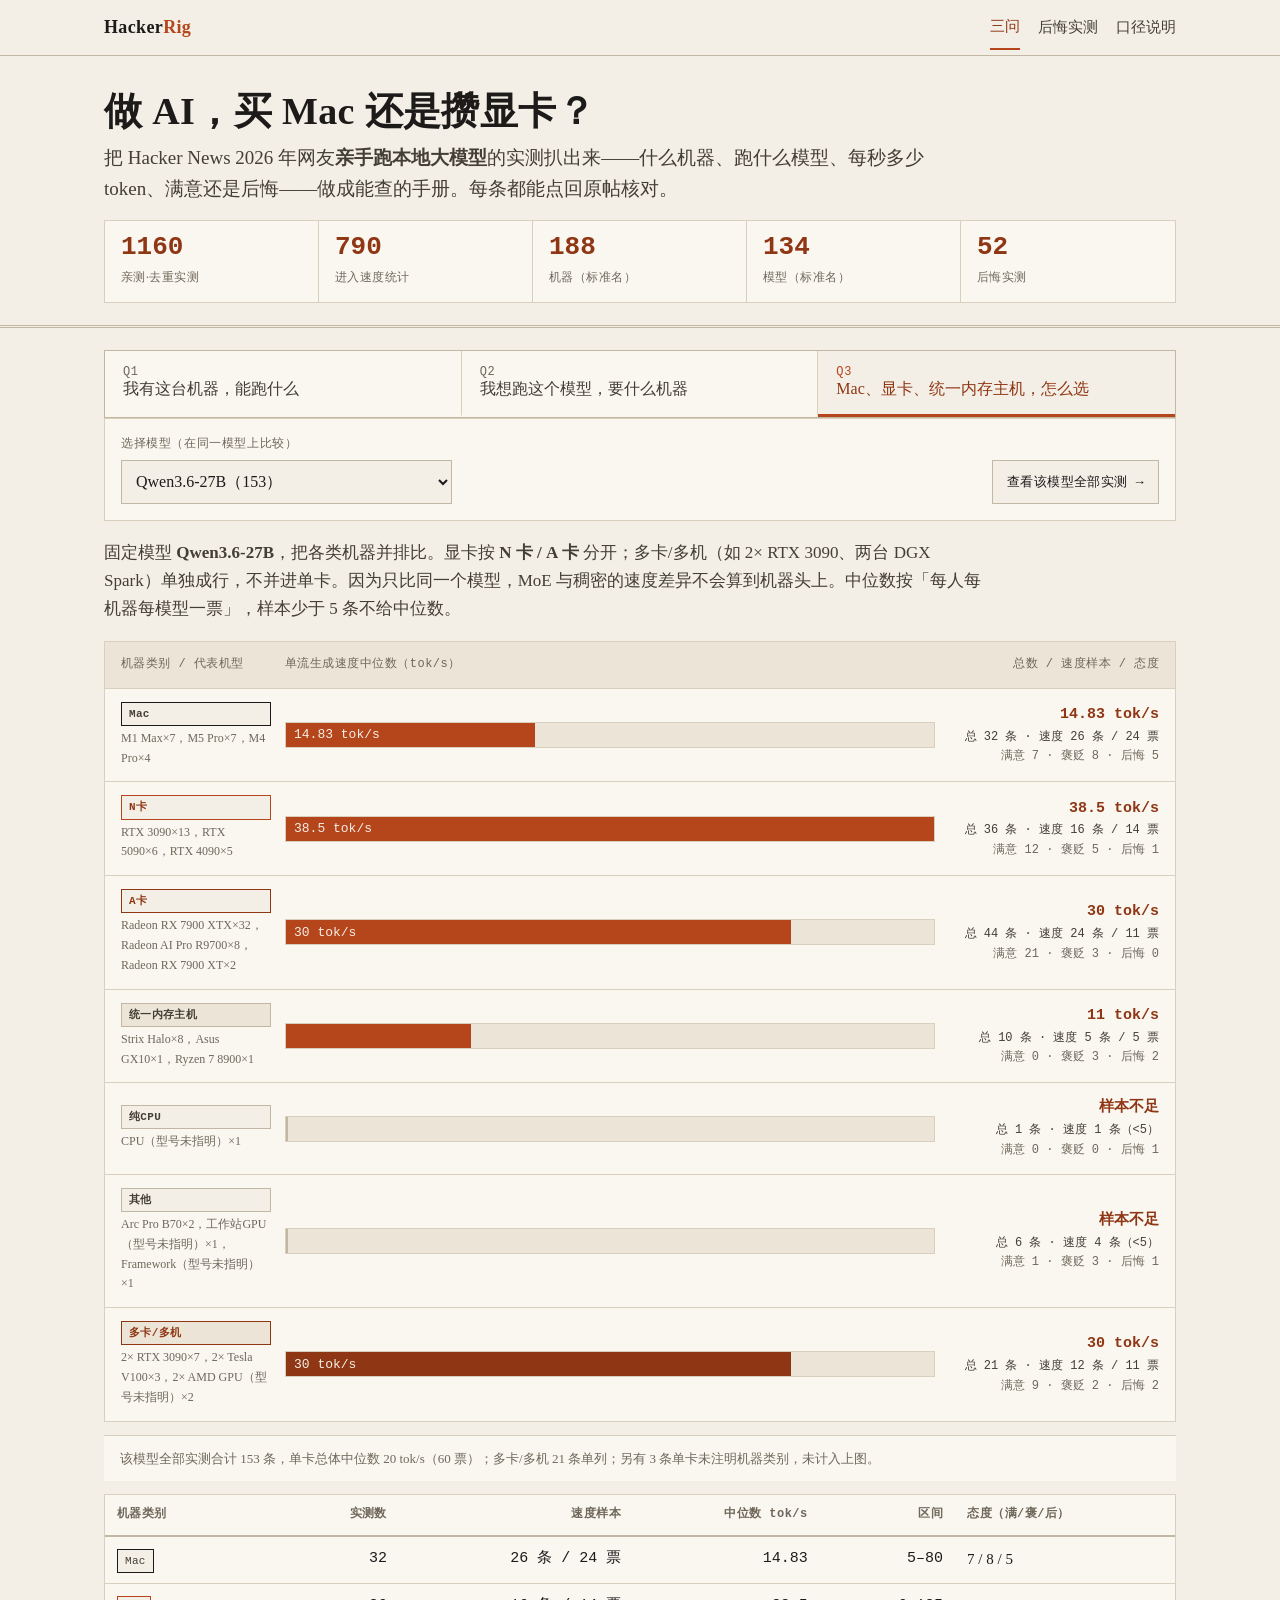
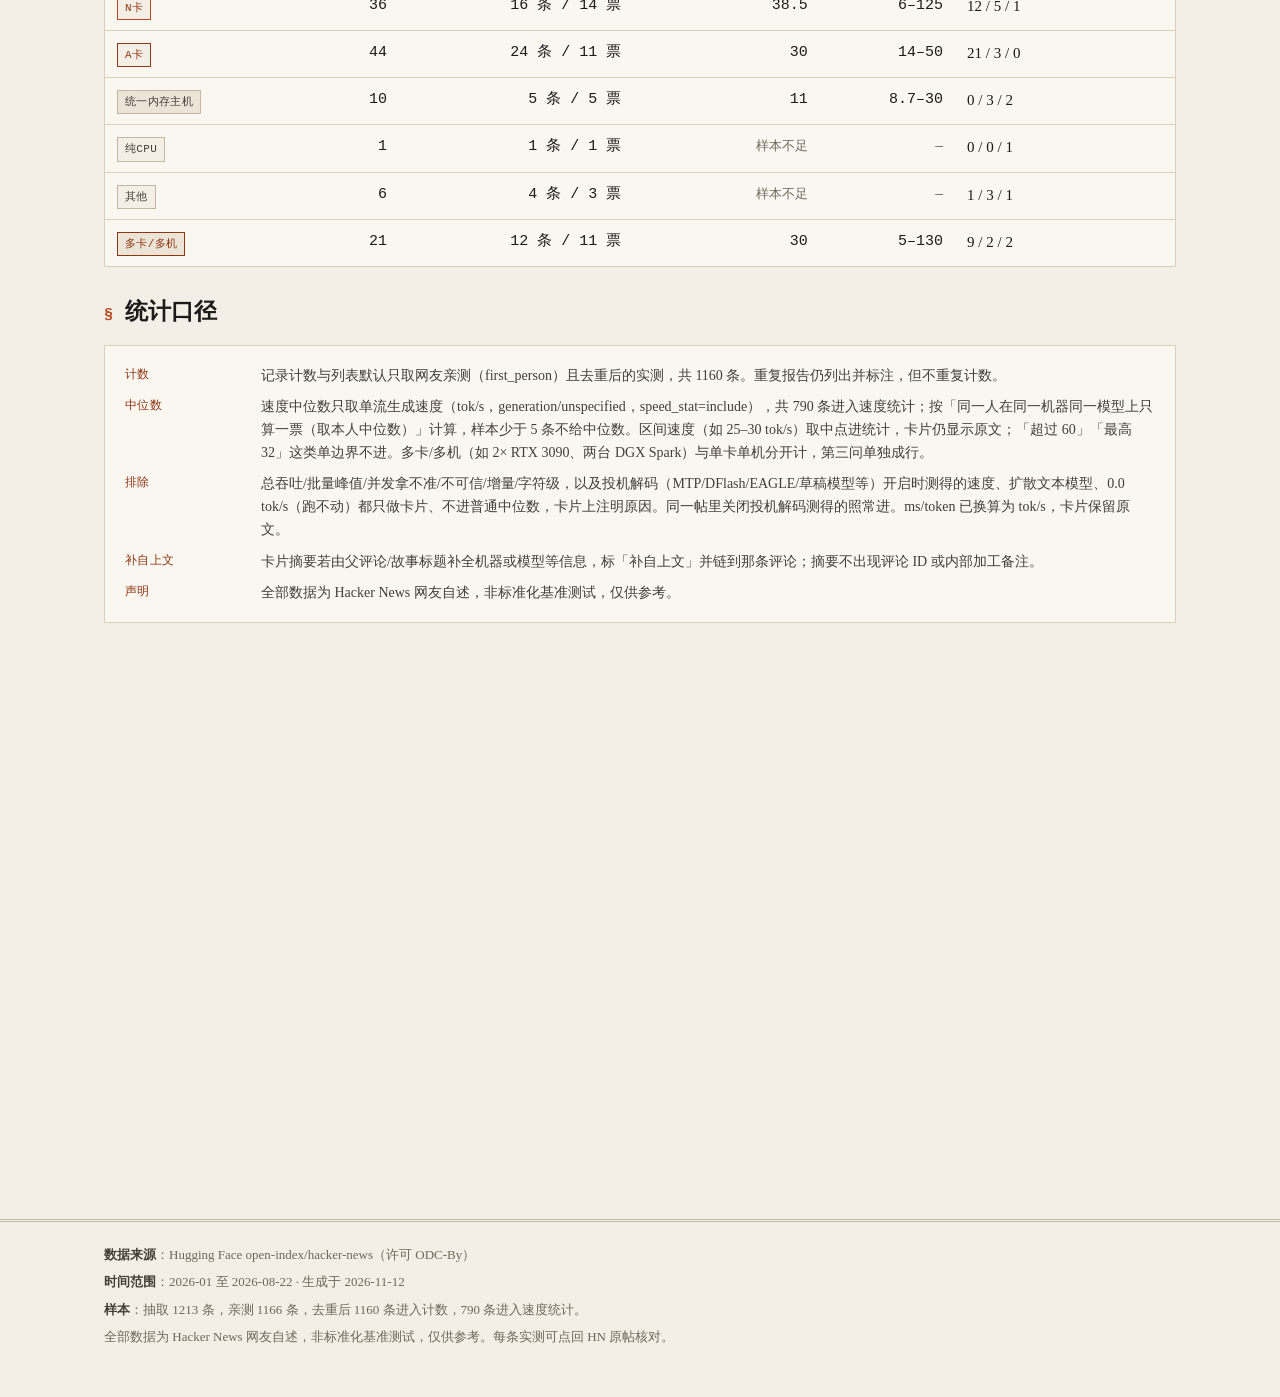
<file: index.html>
<!doctype html>
<html lang="zh-CN">
<head>
  <meta charset="utf-8">
  <meta name="viewport" content="width=device-width, initial-scale=1">
  <title>HackerRig · 做 AI 买 Mac 还是攒显卡</title>
  <meta name="description" content="从 Hacker News 2026 年评论里扒出的本地大模型亲测：什么机器、跑什么模型、每秒多少 token、满意还是后悔。">
  <link rel="stylesheet" href="style.css">
</head>
<body data-page="index">
  <nav class="nav">
    <div class="wrap">
      <a class="brand" href="index.html">Hacker<span class="mark">Rig</span></a>
      <div class="nav-links">
        <a href="index.html" class="active">三问</a>
        <a href="regret.html">后悔实测</a>
        <a href="#basis">口径说明</a>
      </div>
    </div>
  </nav>

  <header class="masthead">
    <div class="wrap">
      <h1>做 AI，买 Mac 还是攒显卡？</h1>
      <p class="thesis">把 Hacker News 2026 年网友<strong>亲手跑本地大模型</strong>的实测扒出来——什么机器、跑什么模型、每秒多少 token、满意还是后悔——做成能查的手册。每条都能点回原帖核对。</p>
      <div class="kpis" id="kpis"></div>
    </div>
  </header>

  <main class="wrap">
    <div class="tabs" role="tablist">
      <button class="tab" data-view="machine" role="tab"><span class="q">Q1</span>我有这台机器，能跑什么</button>
      <button class="tab" data-view="model" role="tab"><span class="q">Q2</span>我想跑这个模型，要什么机器</button>
      <button class="tab" data-view="compare" role="tab"><span class="q">Q3</span>Mac、显卡、统一内存主机，怎么选</button>
    </div>
    <div id="view-root"></div>
    <div id="basis-mount"></div>
  </main>

  <div id="footer"></div>

  <script src="data.js"></script>
  <script src="app.js"></script>
</body>
</html>
</file>
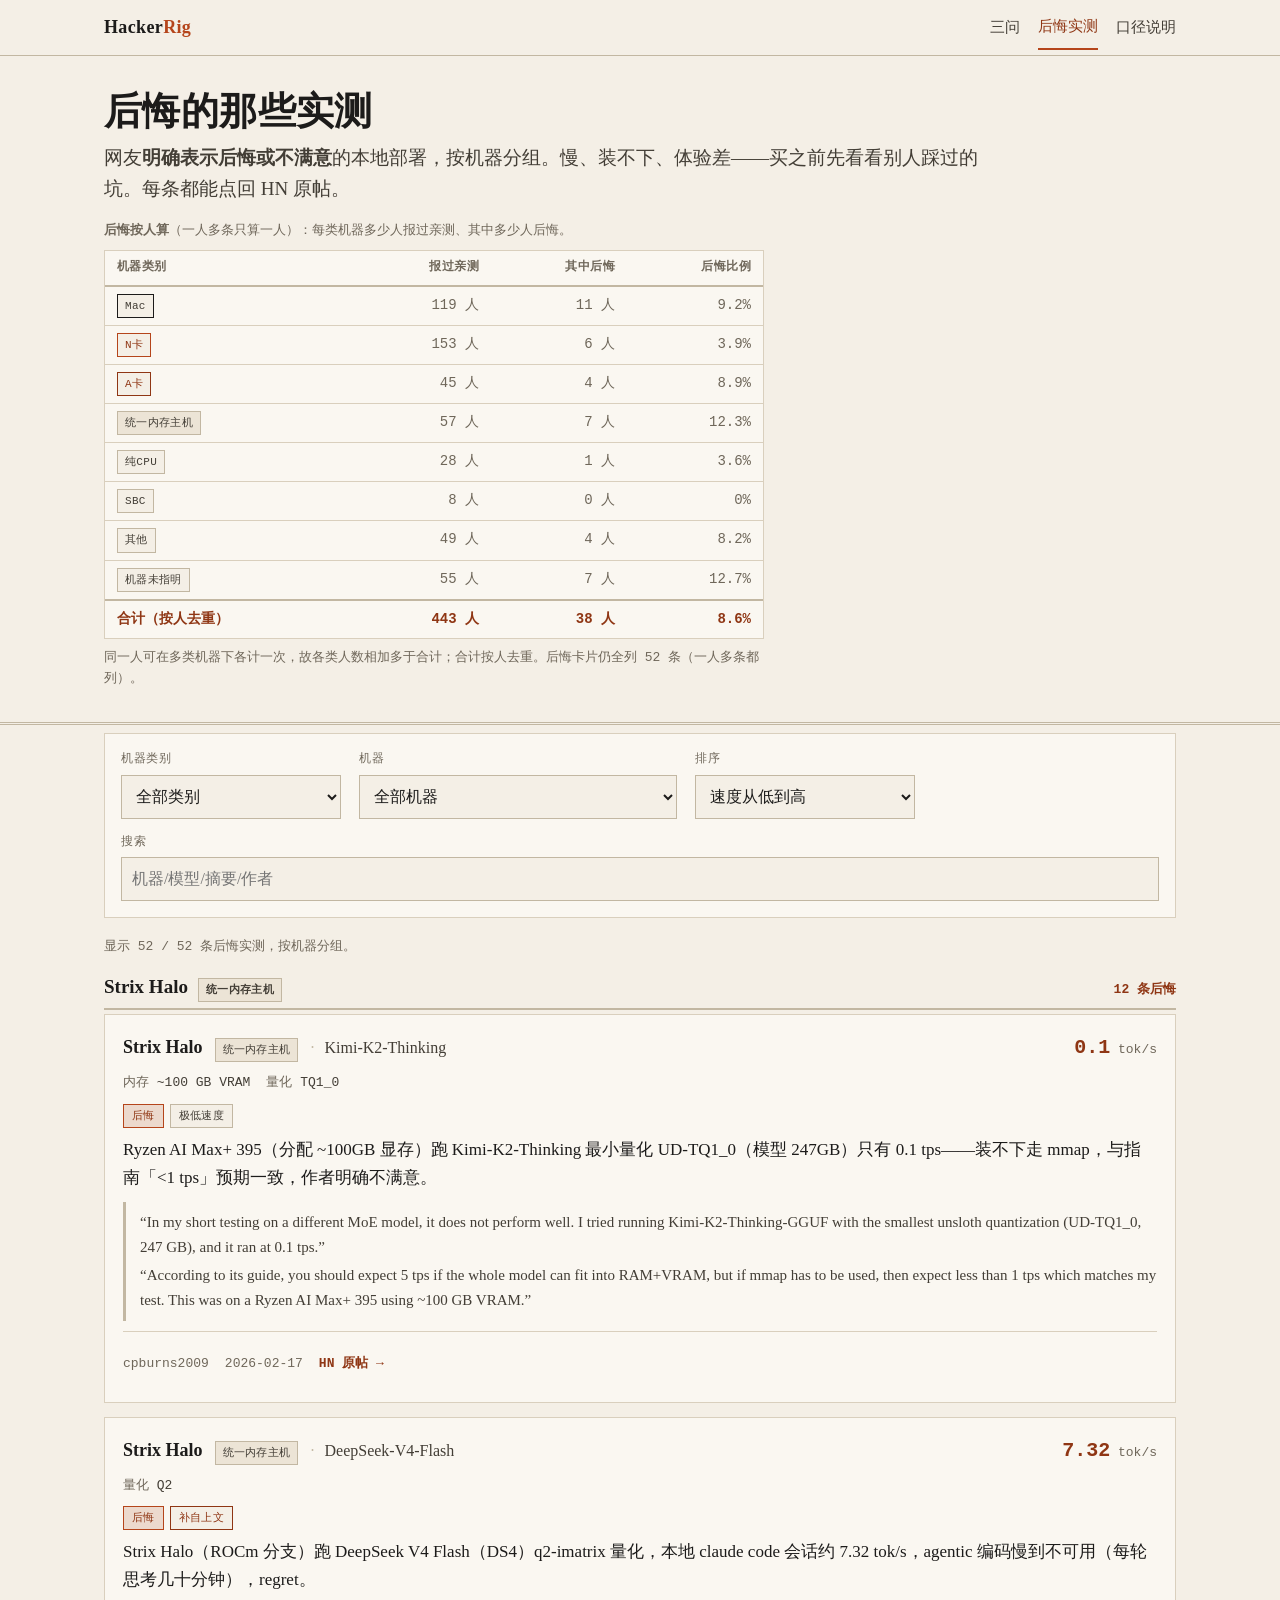
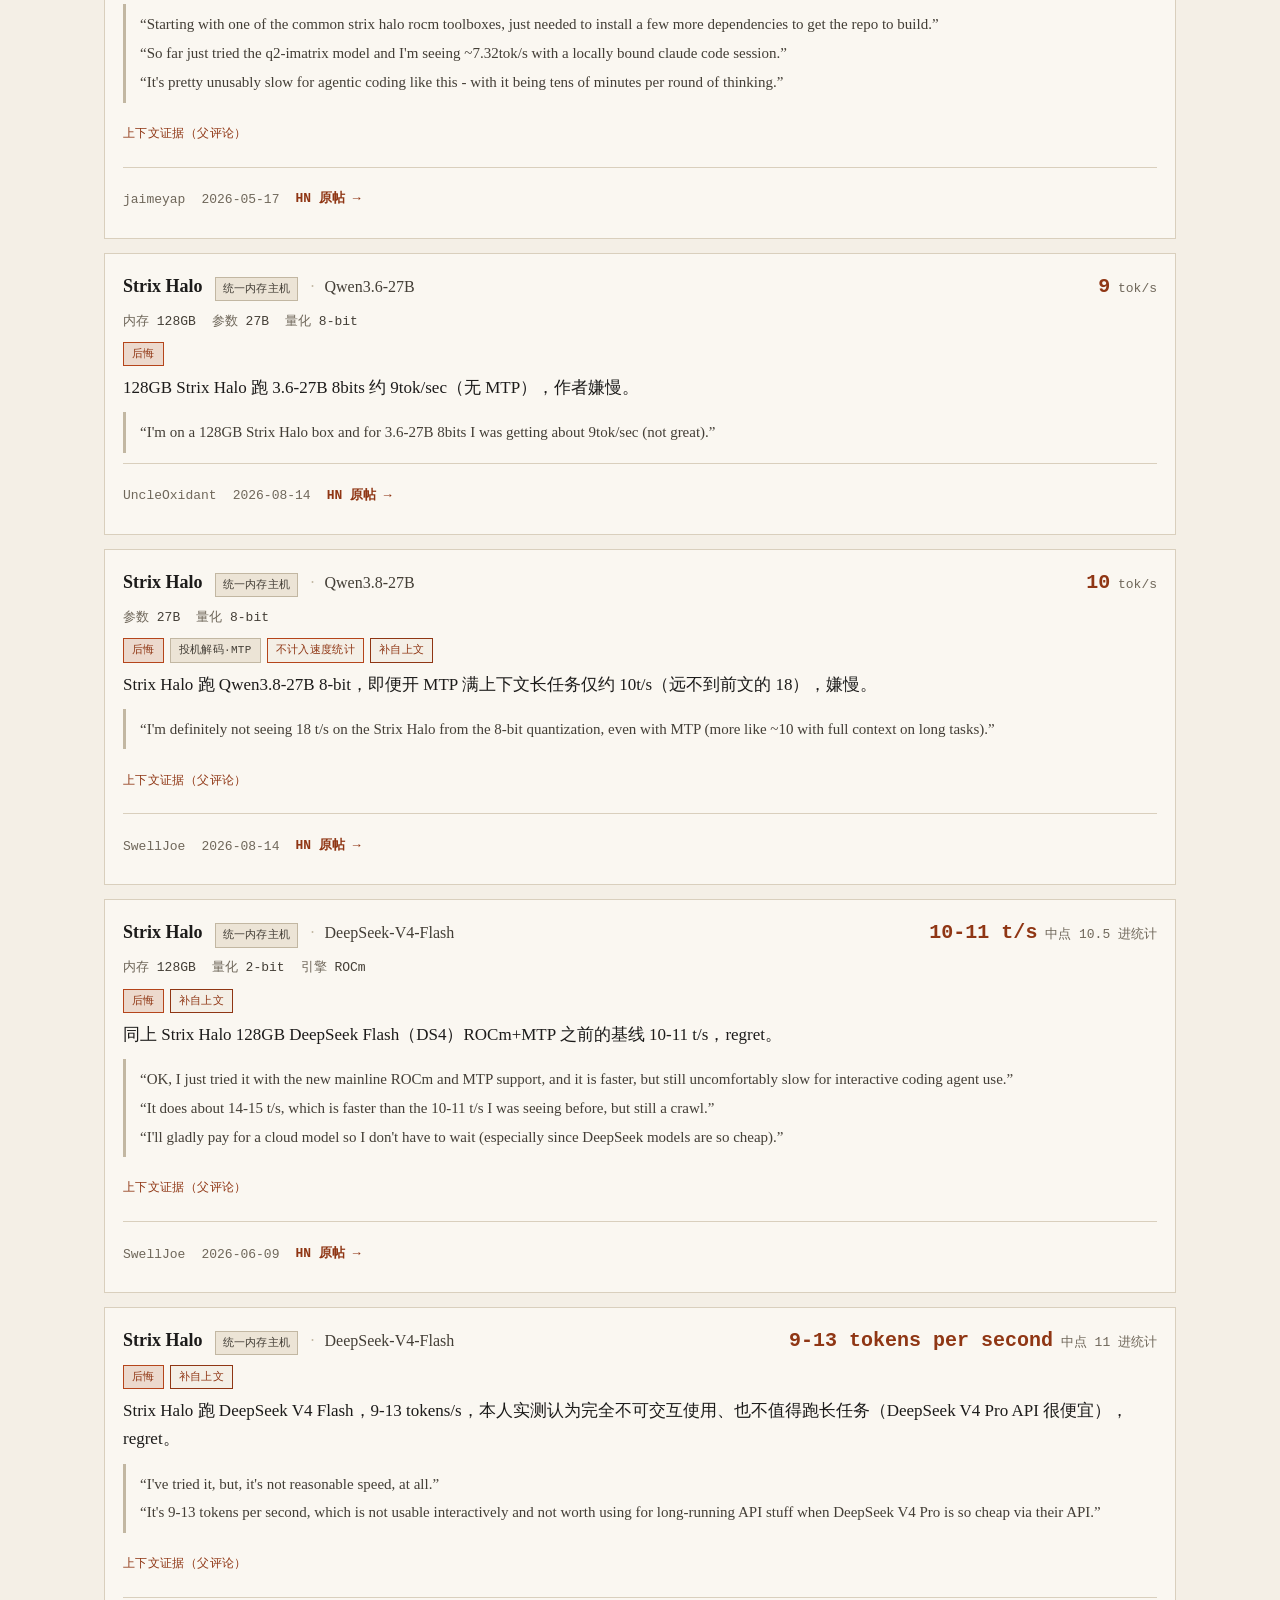
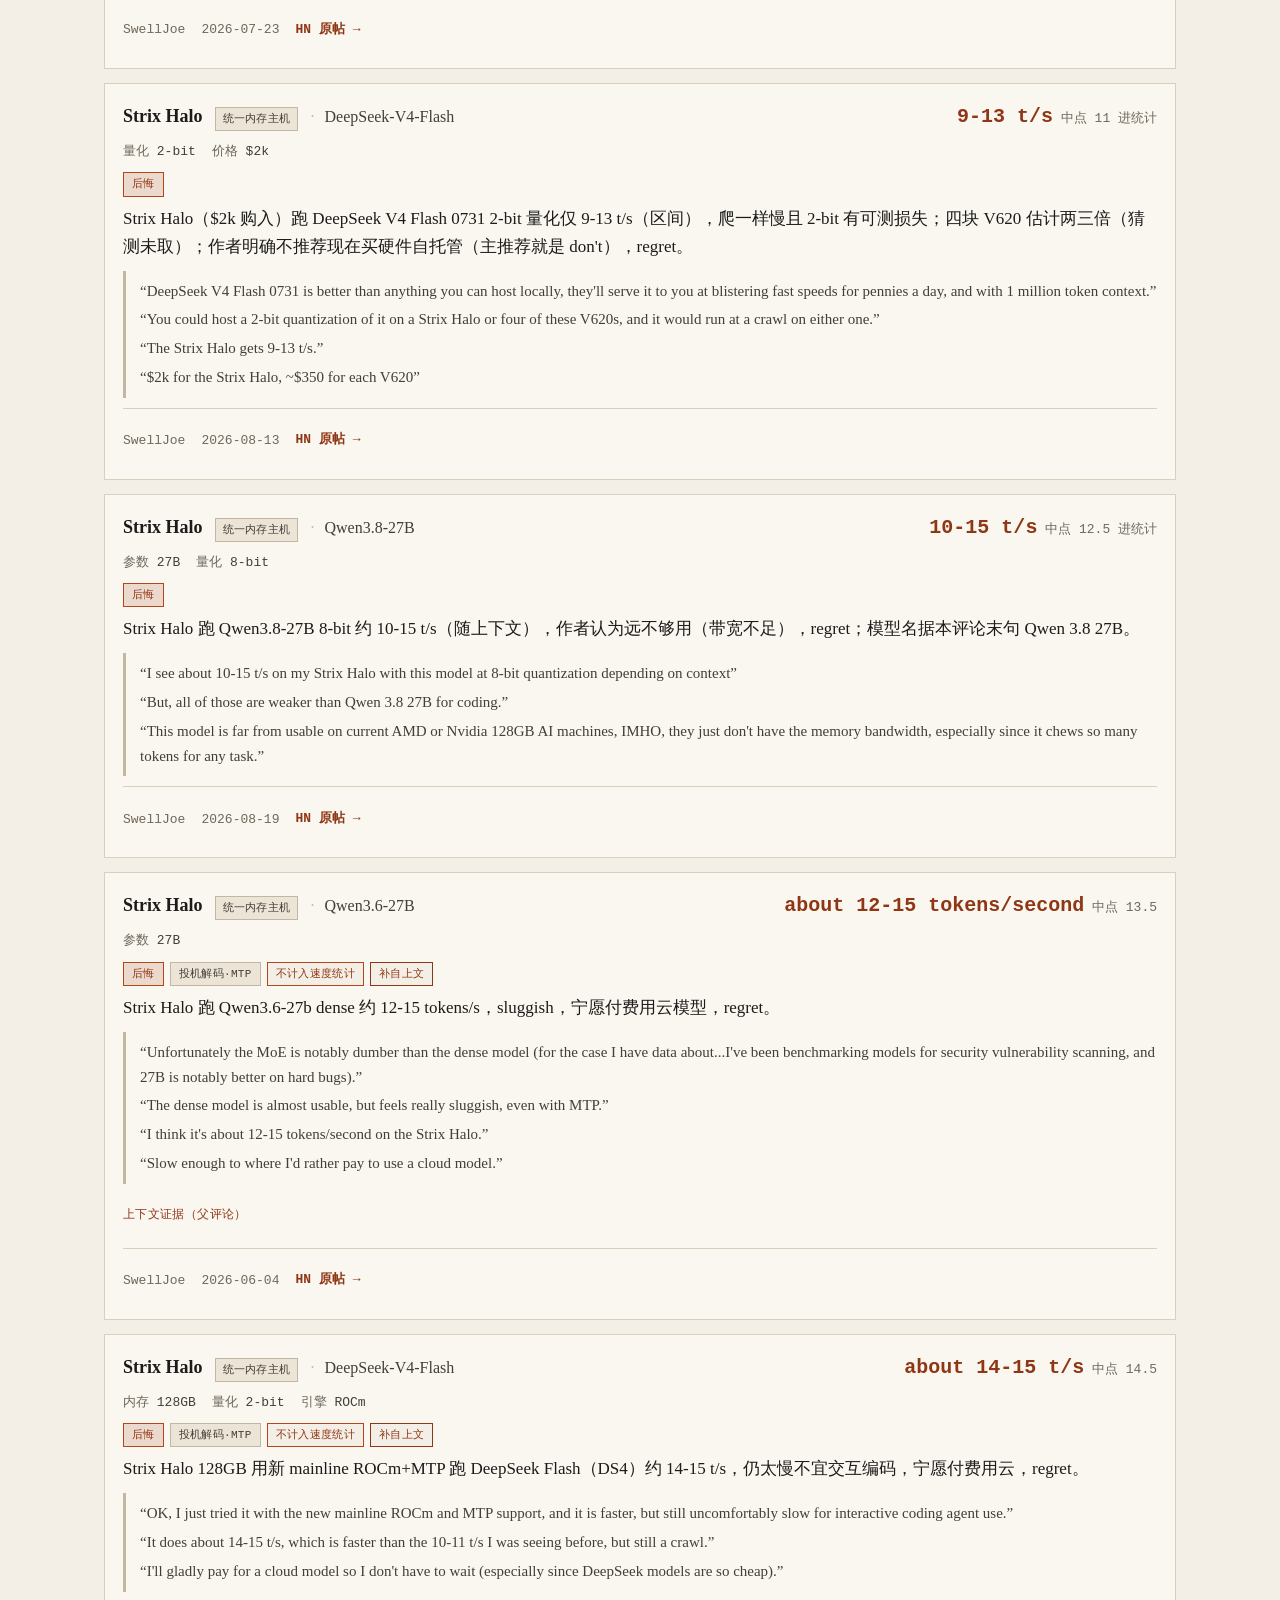
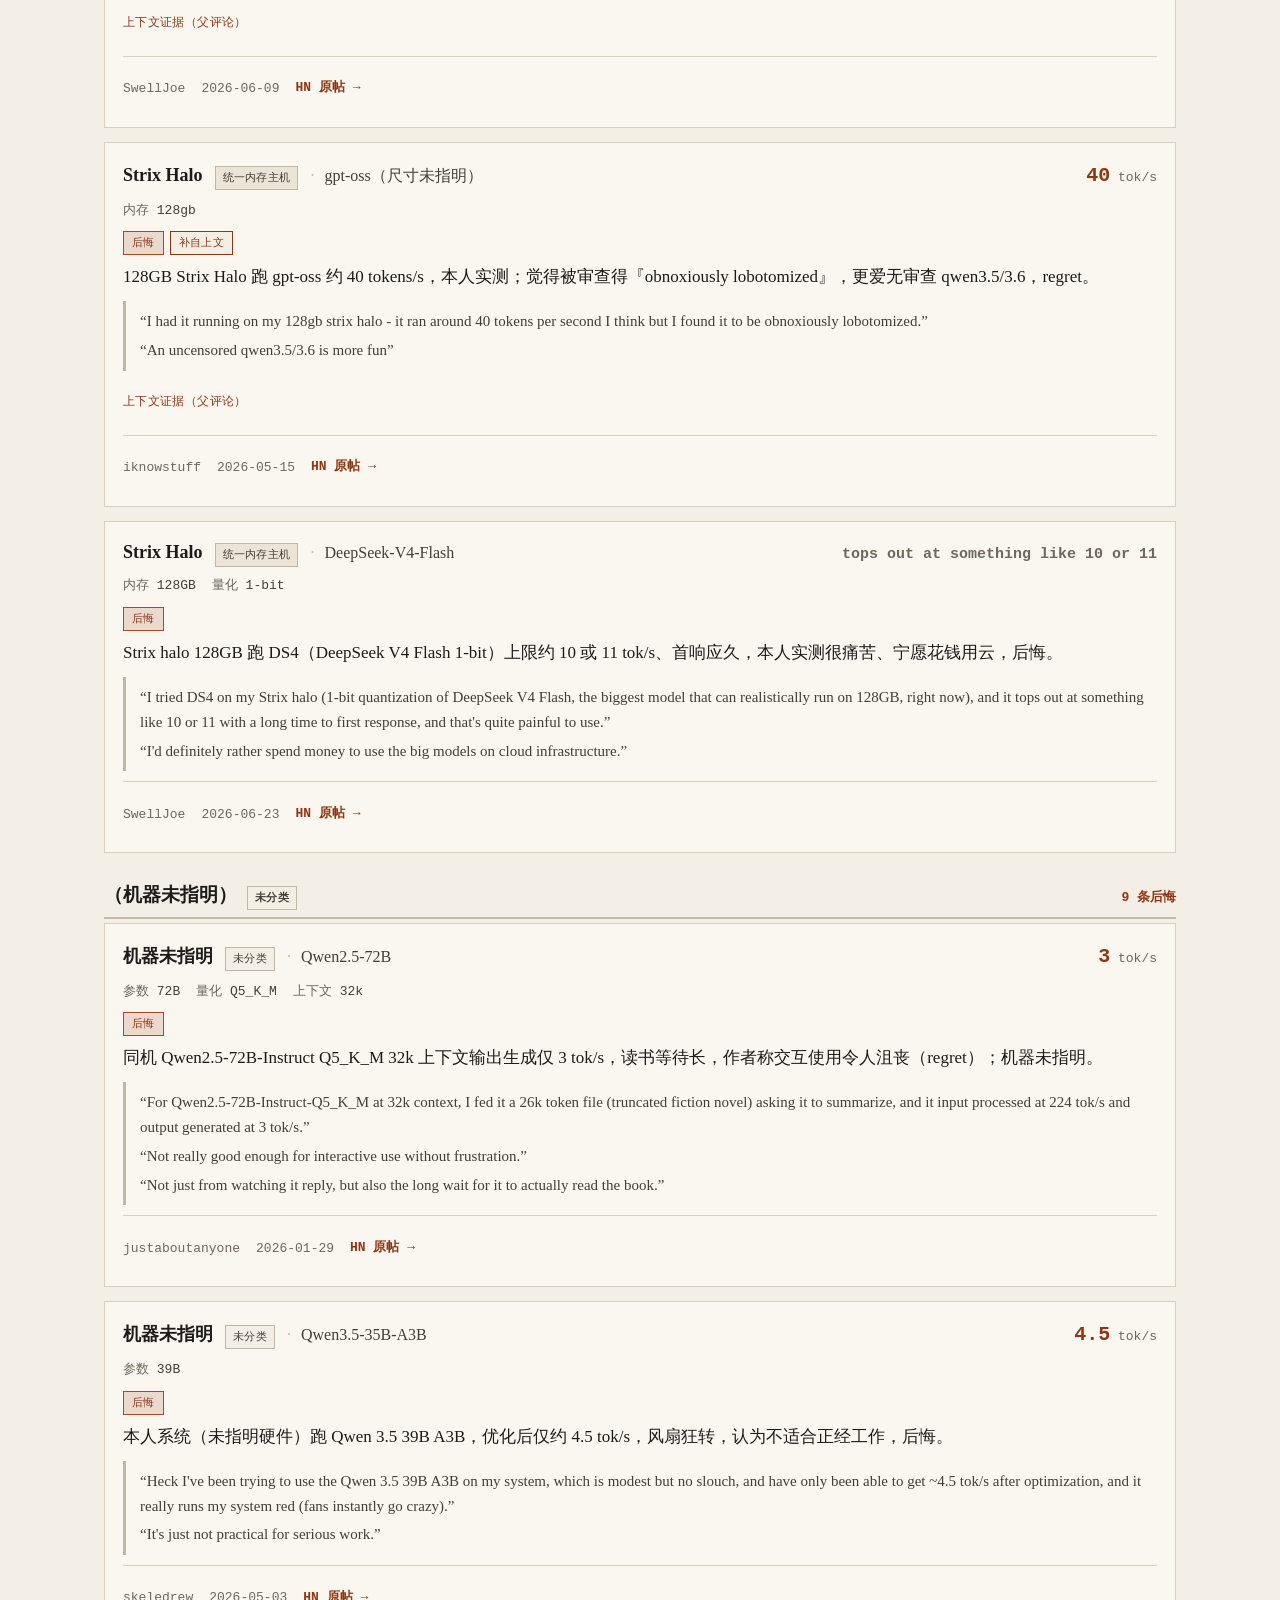
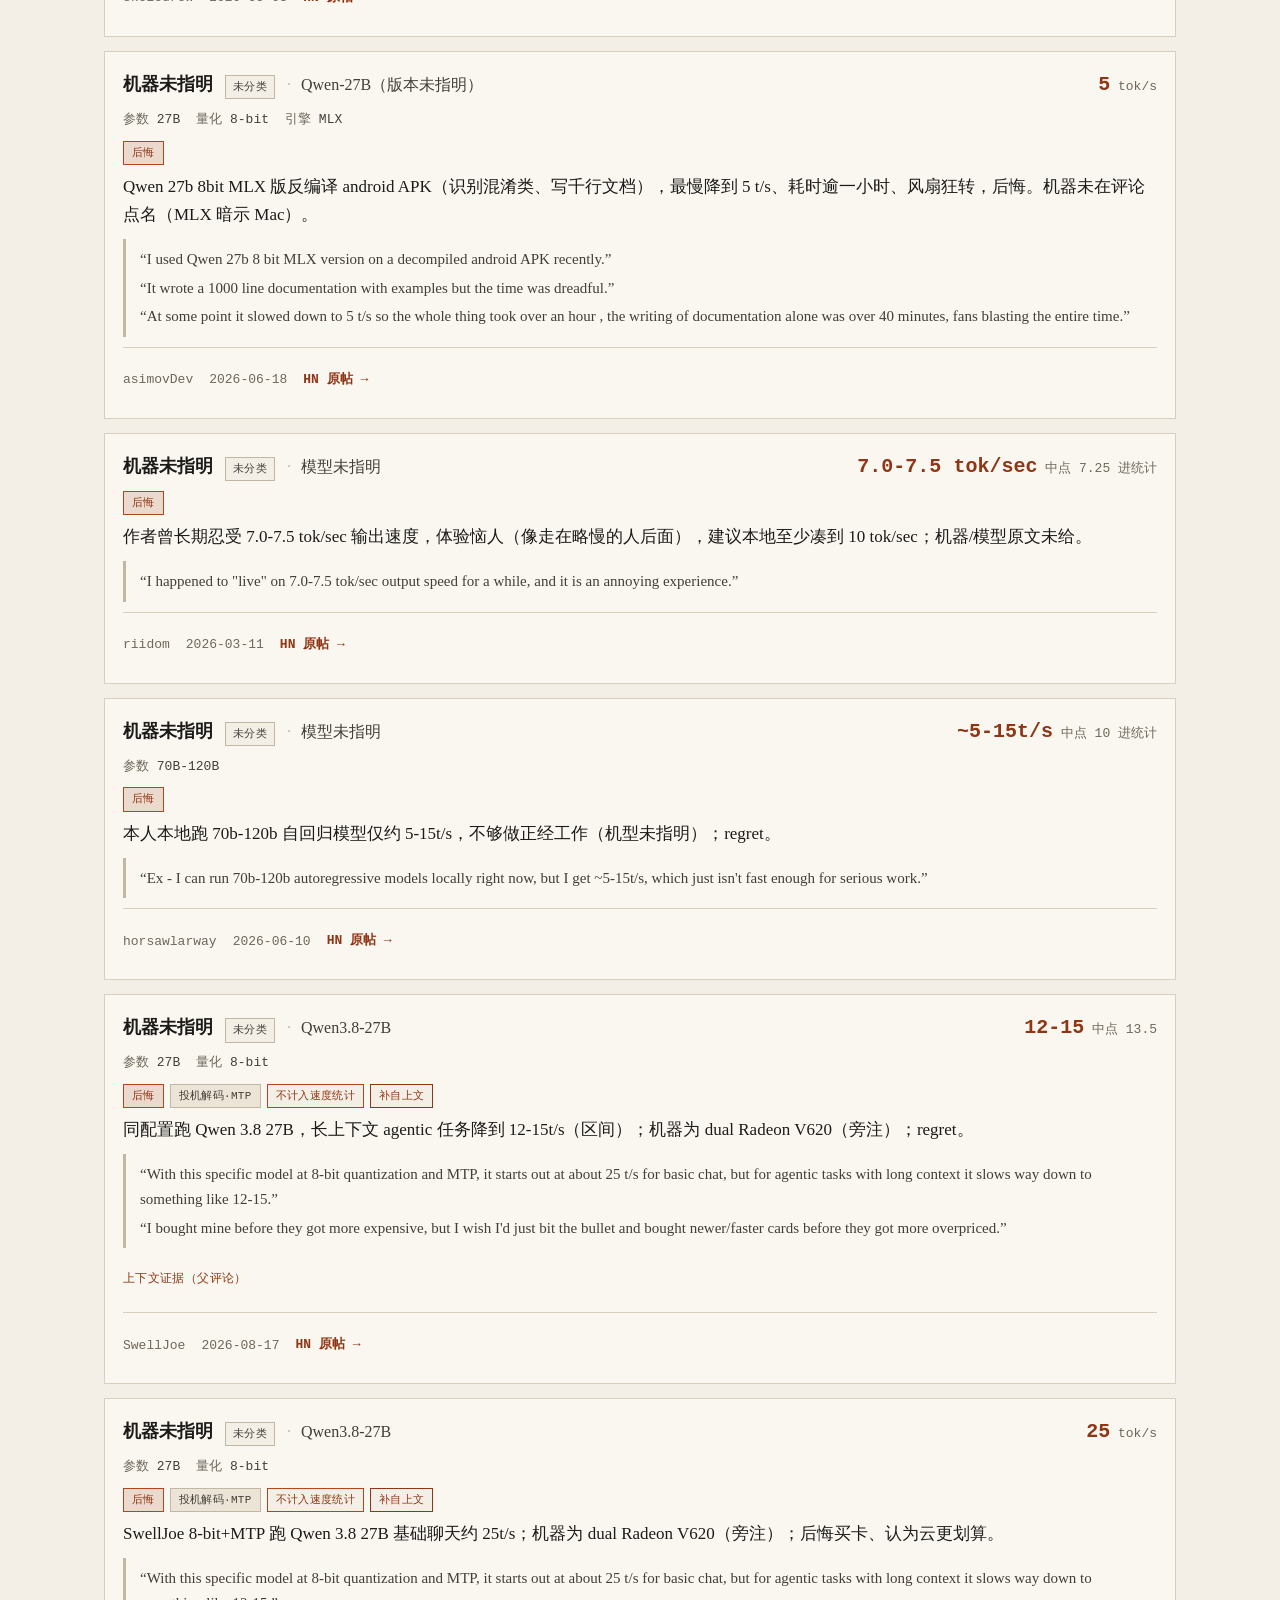
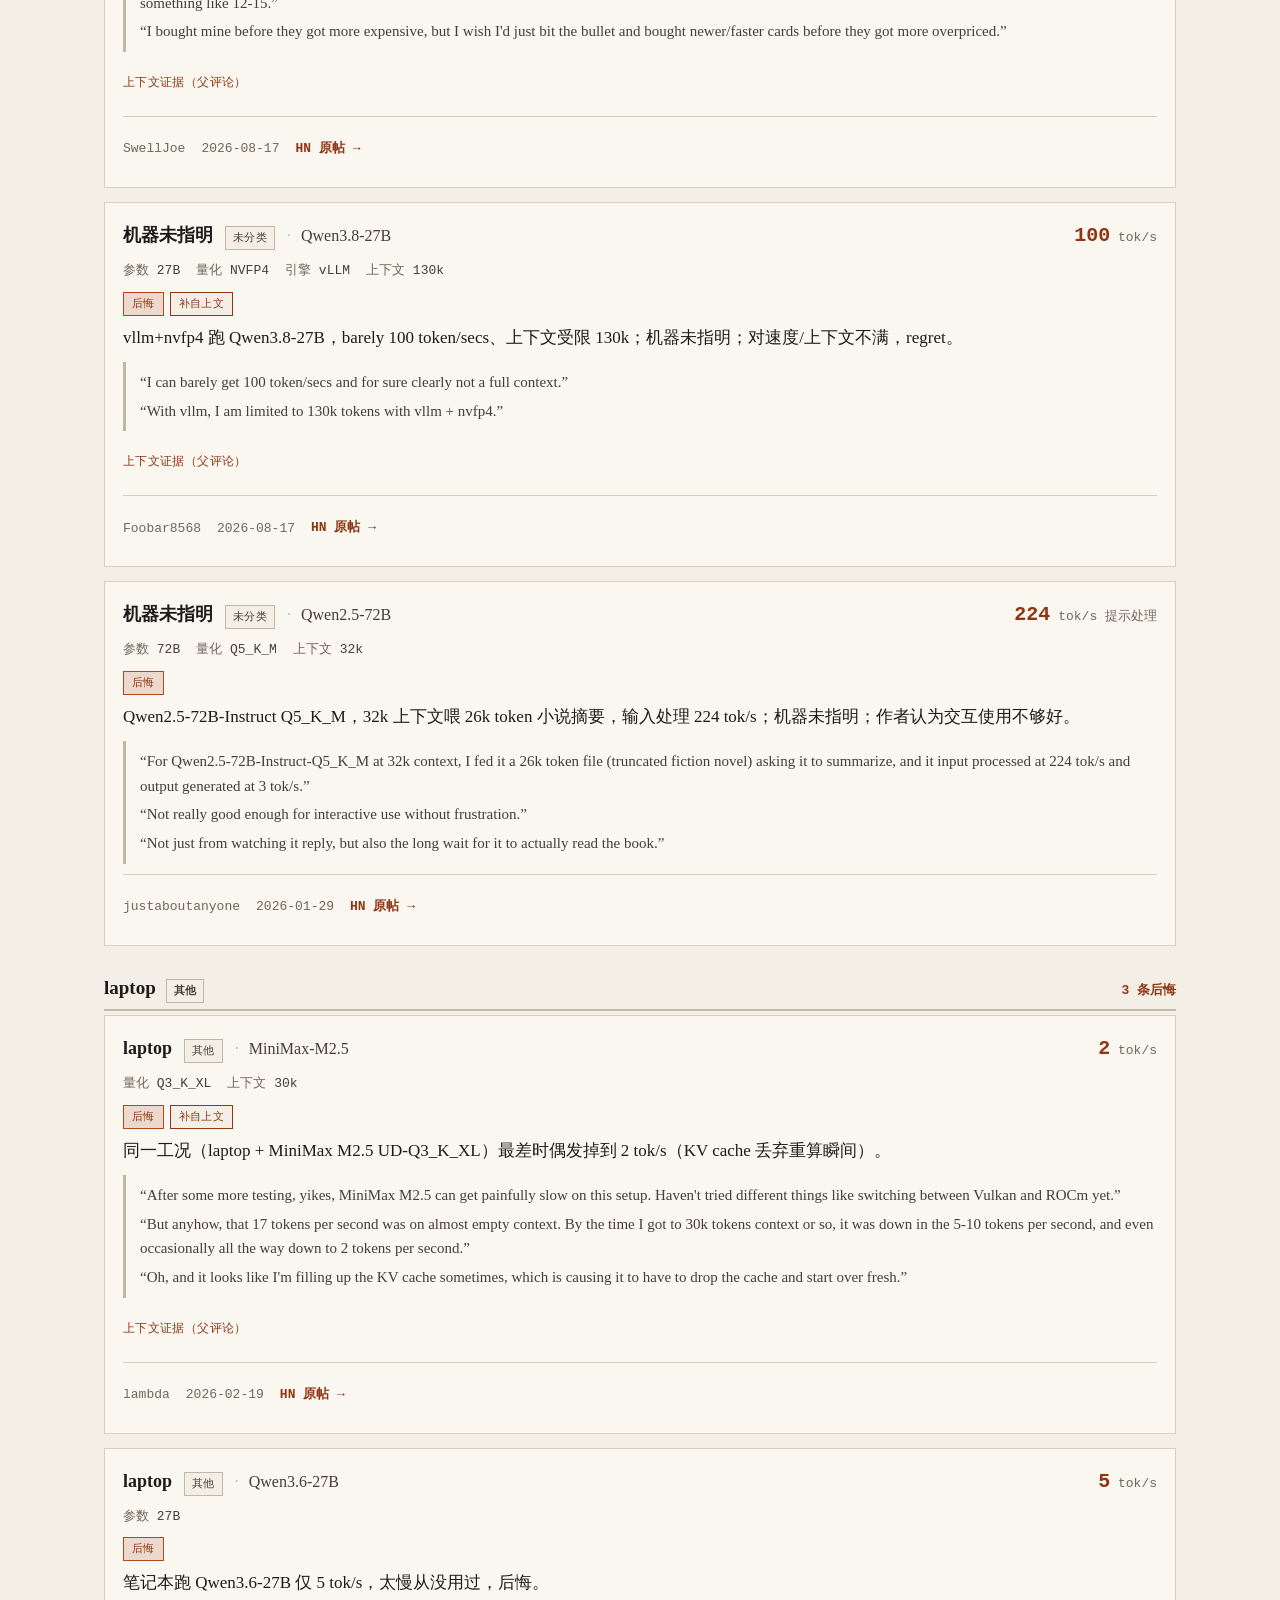
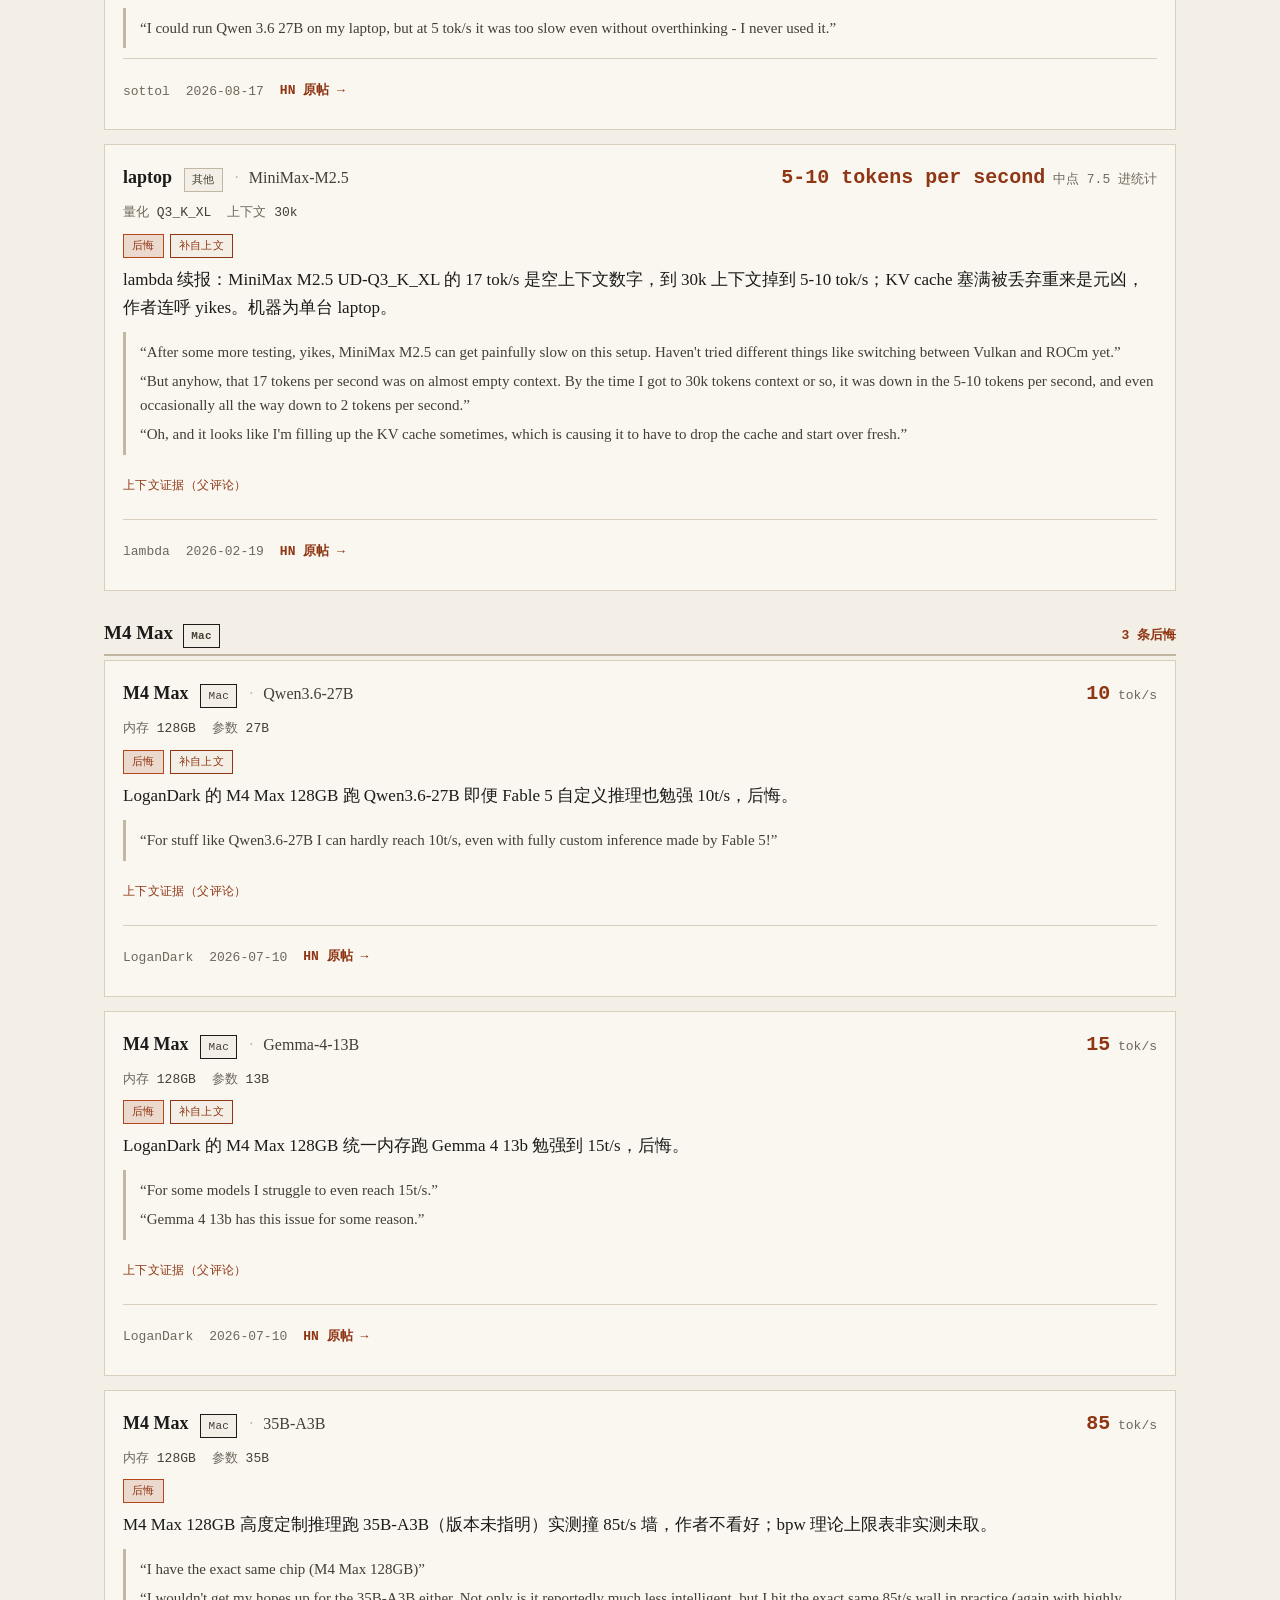
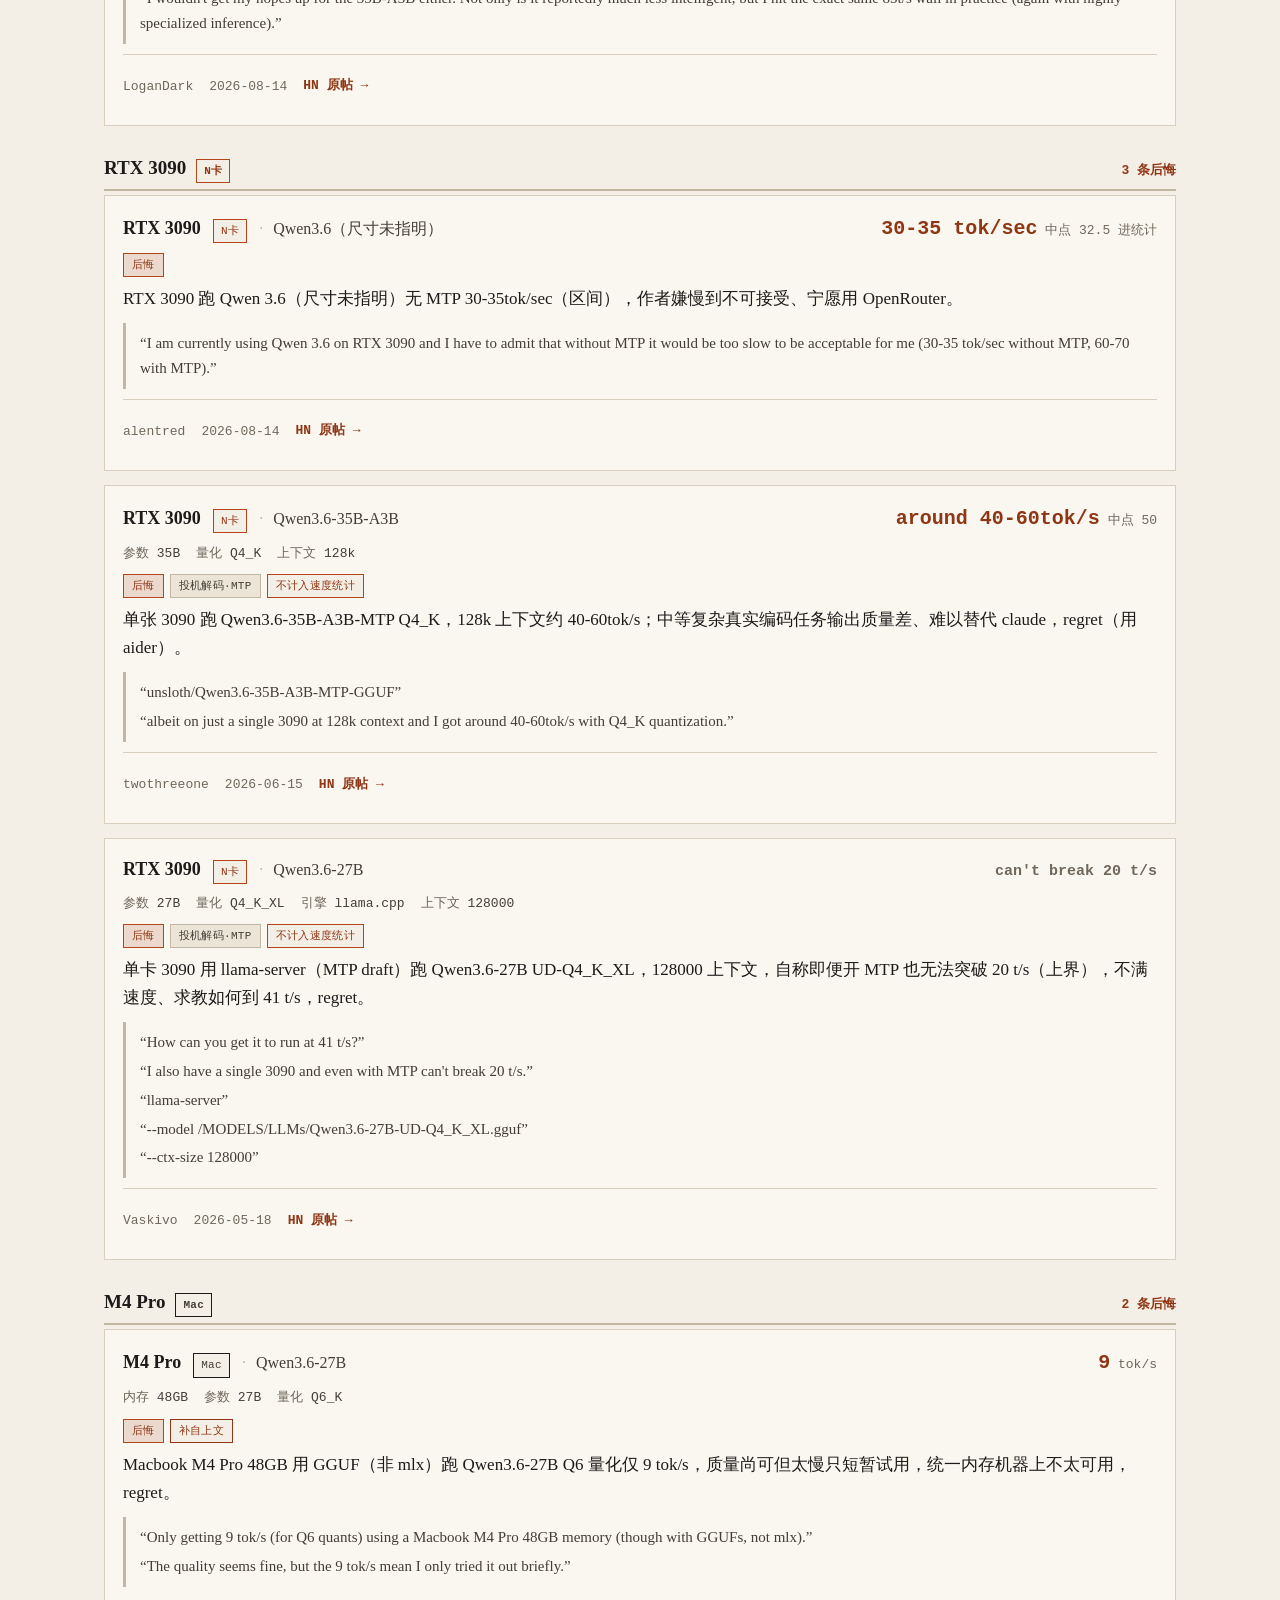
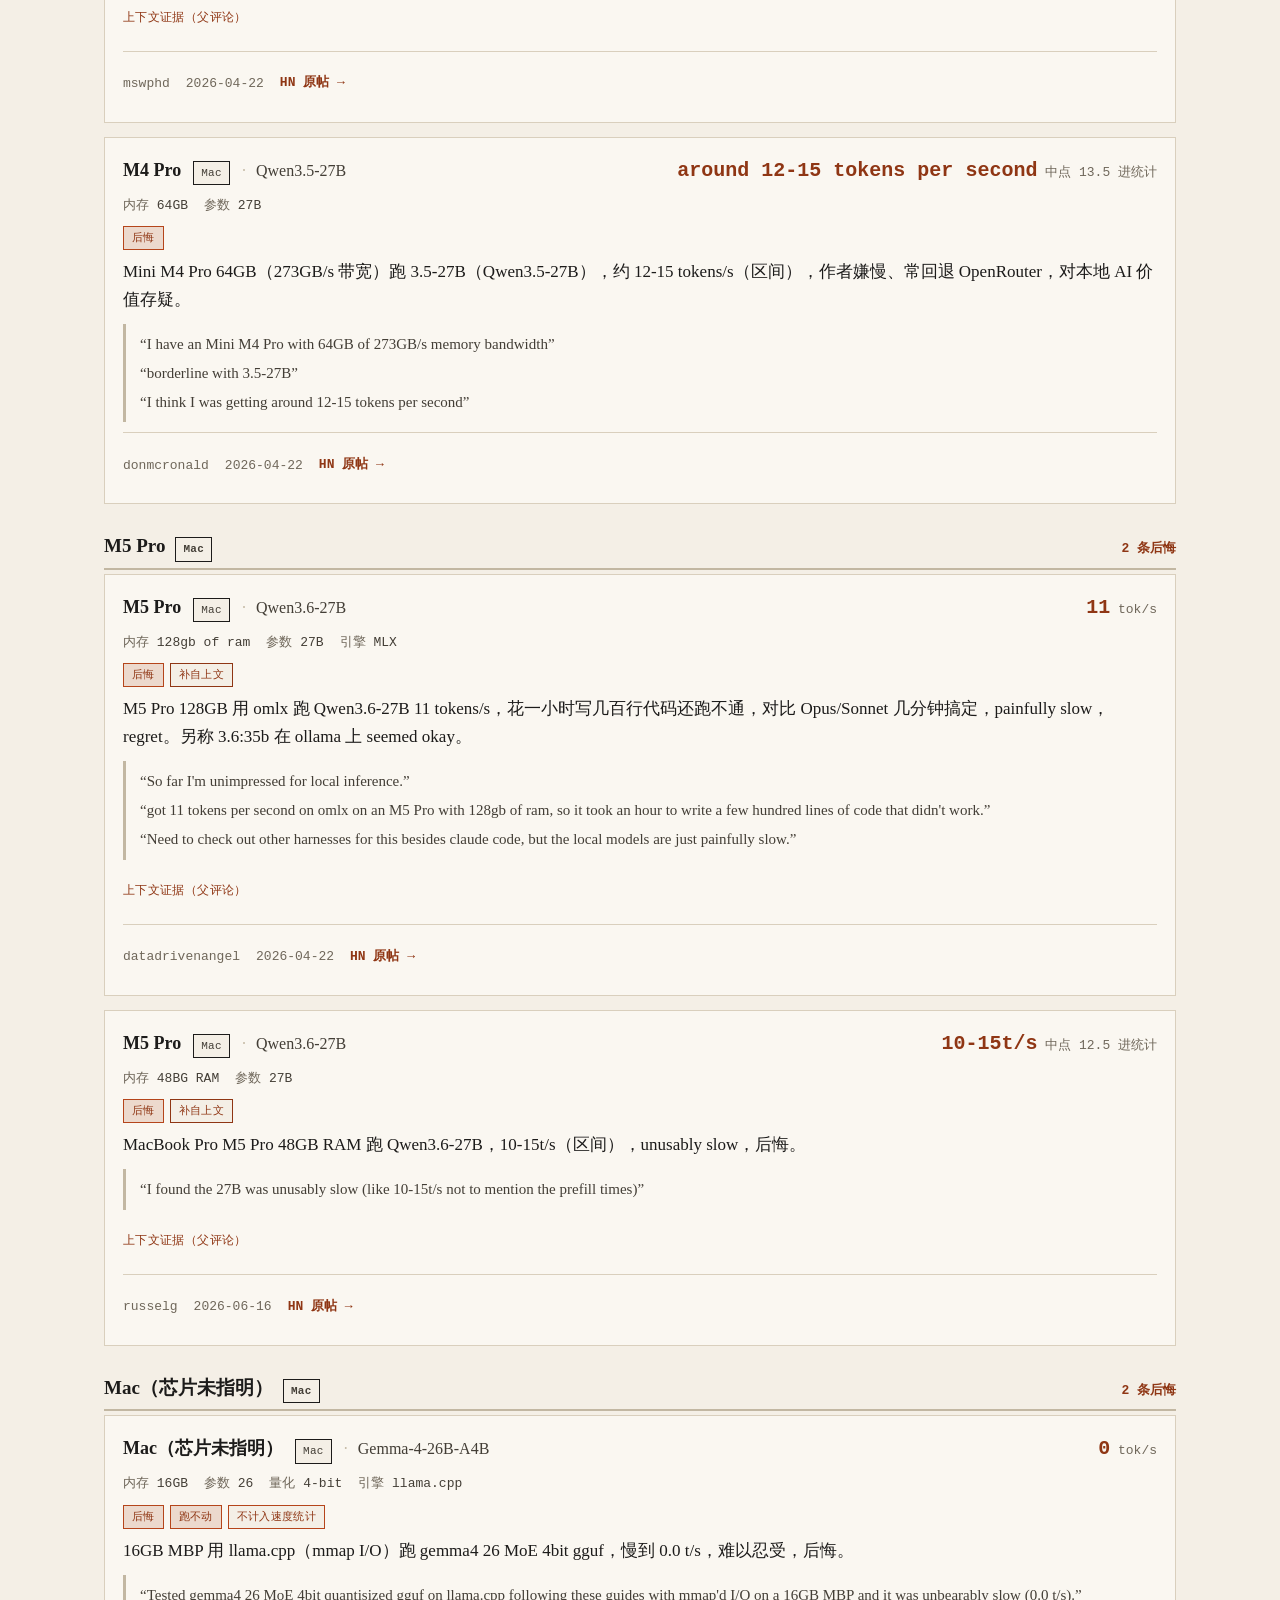
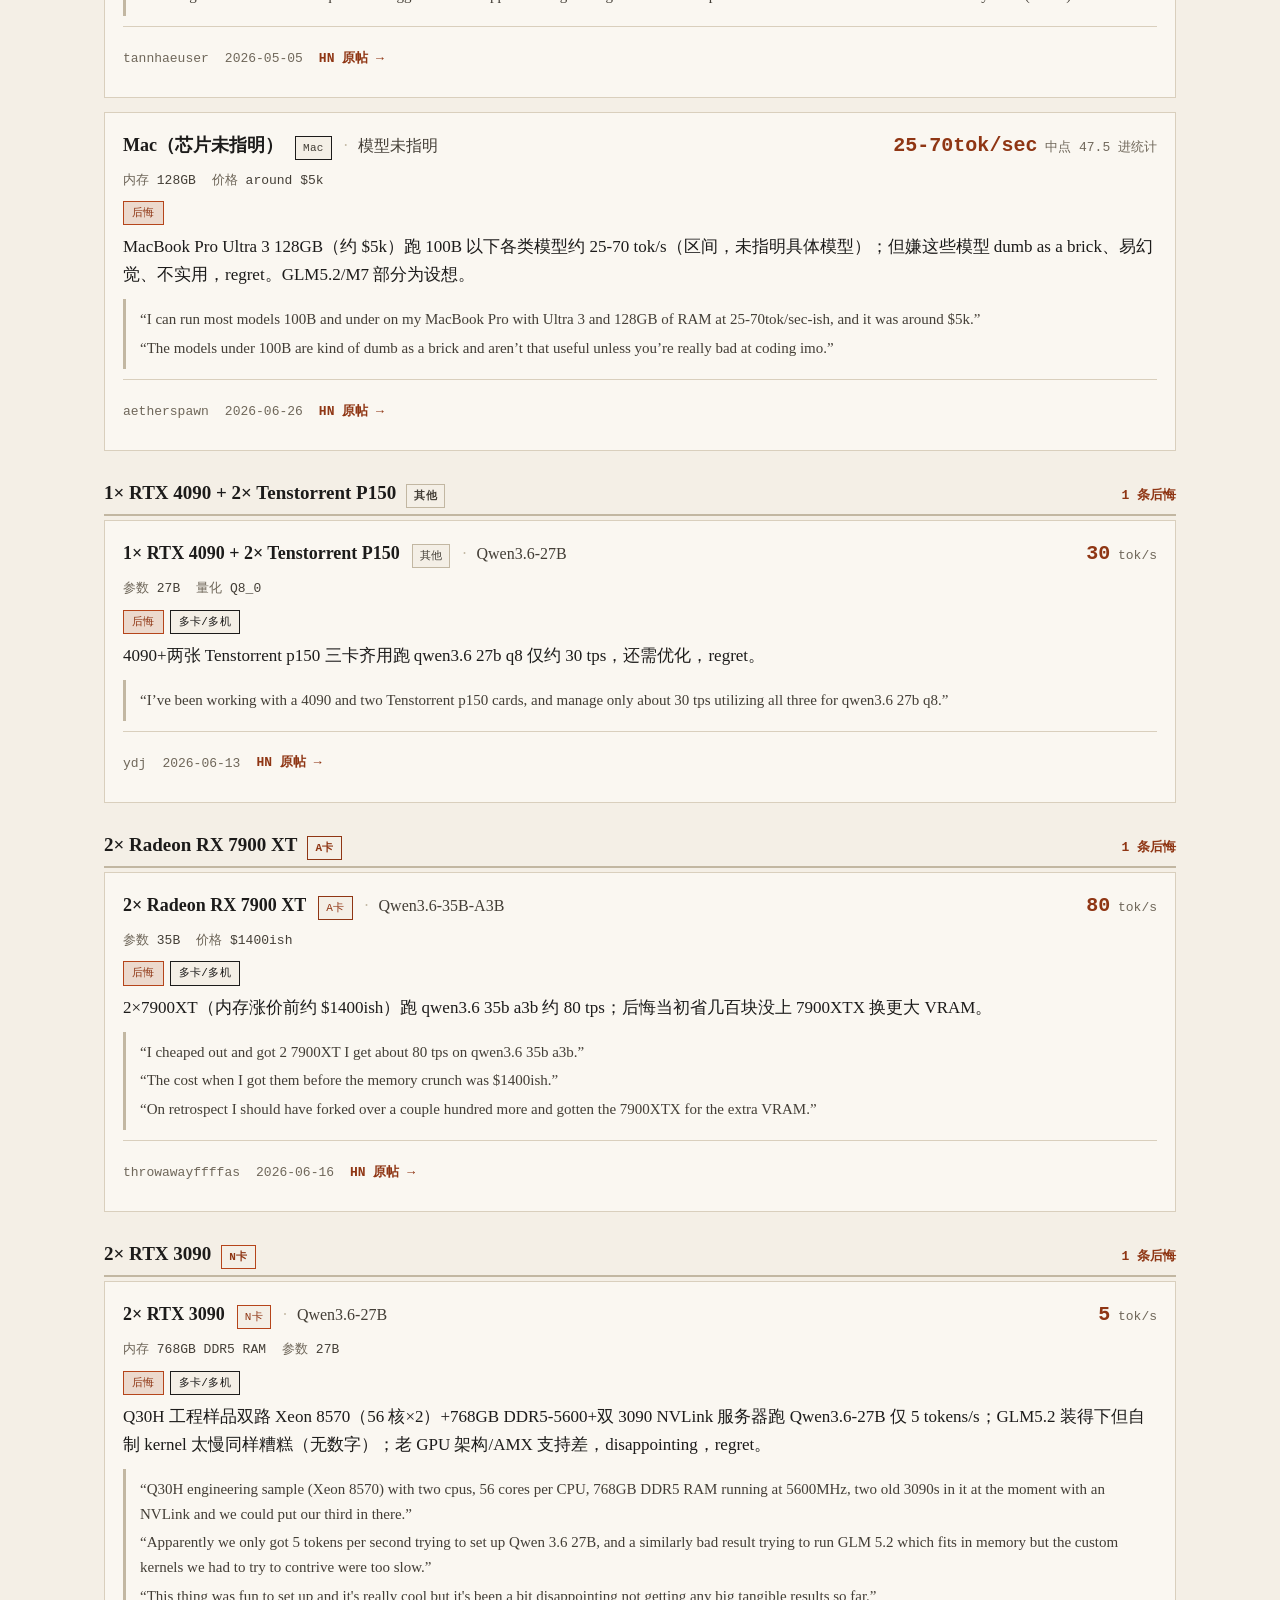
<file: regret.html>
<!doctype html>
<html lang="zh-CN">
<head>
  <meta charset="utf-8">
  <meta name="viewport" content="width=device-width, initial-scale=1">
  <title>HackerRig · 后悔的那些实测</title>
  <meta name="description" content="网友明确表示后悔或不满意的本地大模型部署实测，按机器分组。">
  <link rel="stylesheet" href="style.css">
</head>
<body data-page="regret">
  <nav class="nav">
    <div class="wrap">
      <a class="brand" href="index.html">Hacker<span class="mark">Rig</span></a>
      <div class="nav-links">
        <a href="index.html">三问</a>
        <a href="regret.html" class="active">后悔实测</a>
        <a href="index.html#basis">口径说明</a>
      </div>
    </div>
  </nav>

  <header class="masthead">
    <div class="wrap">
      <h1>后悔的那些实测</h1>
      <p class="thesis">网友<strong>明确表示后悔或不满意</strong>的本地部署，按机器分组。慢、装不下、体验差——买之前先看看别人踩过的坑。每条都能点回 HN 原帖。</p>
      <div class="notice regret-summary" id="regret-summary"></div>
    </div>
  </header>

  <main class="wrap">
    <div id="regret-root"></div>
    <section class="section anchor-offset">
      <div class="basis">
        <h3>这一页的口径</h3>
        <p class="small muted" style="margin:0">只取网友亲测（first_person）且态度为「后悔」的记录，共 <span id="regret-total"></span> 条；重复报告不重复计数。速度中位数与排除规则见<a href="index.html#basis">首页口径说明</a>。全部为网友自述，仅供参考。</p>
      </div>
    </section>
  </main>

  <div id="footer"></div>

  <script src="data.js"></script>
  <script src="app.js"></script>
  <script>
    document.getElementById('regret-total').textContent = window.HACKERRIG_DATA.meta.regret_fp_records;
  </script>
</body>
</html>
</file>
<file: style.css>
/* HackerRig — 印刷技术手册风。米白底 / 墨色字 / 单一强调色（朱红）。
   无渐变、无阴影、无紫色、无 Emoji。中文优先思源宋体，回退宋体类，不用苹方。 */

:root {
  --paper:      #f4efe6;
  --surface:    #faf7f1;
  --surface-2:  #ece4d6;
  --ink:        #1c1b1a;
  --ink-soft:   #433e36;
  --muted:      #6f675a;
  --rule:       #d9cfbd;
  --rule-strong:#c2b7a2;
  --accent:     #b5451b;
  --accent-ink: #8f3614;
  --accent-tint:#ecd9cd;
  --serif: "Source Han Serif SC","Source Han Serif CN","Noto Serif CJK SC","Noto Serif SC","Songti SC","STSong",Georgia,"Times New Roman",serif;
  --mono: ui-monospace,"SF Mono","JetBrains Mono",Menlo,Consolas,"Liberation Mono",monospace;
  --nav-h: 56px;
  --maxw: 1120px;
}

* { box-sizing: border-box; }
html { -webkit-text-size-adjust: 100%; scroll-behavior: smooth; }
body {
  margin: 0;
  background: var(--paper);
  color: var(--ink);
  font-family: var(--serif);
  font-size: 17px;
  line-height: 1.65;
  padding-top: var(--nav-h);
  text-rendering: optimizeLegibility;
  -webkit-font-smoothing: antialiased;
}

/* 滚动条用手册自己的配色 */
* { scrollbar-width: thin; scrollbar-color: var(--rule-strong) var(--paper); }
::-webkit-scrollbar { width: 11px; height: 11px; }
::-webkit-scrollbar-track { background: var(--paper); }
::-webkit-scrollbar-thumb { background: var(--rule-strong); border: 3px solid var(--paper); }
::-webkit-scrollbar-thumb:hover { background: var(--accent); }

a { color: var(--accent-ink); text-decoration: none; border-bottom: 1px solid transparent; }
a:hover { border-bottom-color: var(--accent); }

.wrap { max-width: var(--maxw); margin: 0 auto; padding: 0 24px; }
/* 末节锚点（口径说明）能滚到导航正下方：预留底部滚动余量，避免浏览器在页底夹紧。
   用 main.wrap 提升优先级，盖过 .wrap 的 padding 简写。 */
main.wrap { padding-bottom: 60vh; }
.mono { font-family: var(--mono); font-variant-numeric: tabular-nums; }
.muted { color: var(--muted); }
.small { font-size: 13px; }
.accent { color: var(--accent-ink); }

/* ===== 固定导航 ===== */
.nav {
  position: fixed; top: 0; left: 0; right: 0; height: var(--nav-h);
  background: var(--paper); border-bottom: 1px solid var(--rule-strong);
  z-index: 50; display: flex; align-items: center;
}
.nav .wrap { display: flex; align-items: center; gap: 22px; width: 100%; }
.brand { font-weight: 700; letter-spacing: .02em; font-size: 18px; color: var(--ink); border: 0; white-space: nowrap; }
.brand .mark { color: var(--accent); }
.nav-links { display: flex; gap: 18px; align-items: center; margin-left: auto; flex-wrap: wrap; }
.nav-links a { color: var(--ink-soft); font-size: 15px; border: 0; padding: 4px 0; display: inline-flex; align-items: center; min-height: 44px; }
.nav-links a:hover { color: var(--accent-ink); }
.nav-links a.active { color: var(--accent-ink); border-bottom: 2px solid var(--accent); }

/* ===== 报头 ===== */
.masthead { border-bottom: 3px double var(--rule-strong); padding: 34px 0 22px; margin-bottom: 8px; }
.masthead h1 { font-size: 38px; line-height: 1.15; margin: 0 0 8px; font-weight: 700; letter-spacing: .01em; }
.masthead .thesis { font-size: 19px; color: var(--ink-soft); margin: 0 0 16px; max-width: 46em; }
.kpis { display: flex; flex-wrap: wrap; gap: 0; border: 1px solid var(--rule); background: var(--surface); }
.kpi { flex: 1 1 120px; padding: 12px 16px; border-right: 1px solid var(--rule); }
.kpi:last-child { border-right: 0; }
.kpi .n { font-family: var(--mono); font-size: 26px; font-weight: 600; color: var(--accent-ink); display: block; line-height: 1.1; }
.kpi .l { font-size: 12px; color: var(--muted); letter-spacing: .04em; }

/* ===== 三问选项卡 ===== */
.tabs { display: flex; gap: 0; border: 1px solid var(--rule-strong); margin: 22px 0 0; background: var(--surface); flex-wrap: wrap; }
.tab { flex: 1 1 200px; padding: 14px 18px; border: 0; border-right: 1px solid var(--rule); border-bottom: 3px solid transparent; background: transparent;
  font-family: var(--serif); font-size: 16px; color: var(--ink-soft); cursor: pointer; text-align: left; }
.tab:last-child { border-right: 0; }
.tab .q { font-family: var(--mono); font-size: 12px; color: var(--muted); display: block; letter-spacing: .05em; }
.tab:hover { background: var(--surface-2); }
.tab.active { background: var(--paper); color: var(--accent-ink); border-bottom-color: var(--accent); }
.tab.active .q { color: var(--accent); }

/* ===== 区块标题 ===== */
.section { padding: 26px 0; border-top: 1px solid var(--rule); }
.section:first-of-type { border-top: 0; }
.sec-h { display: flex; align-items: baseline; gap: 12px; margin: 0 0 14px; }
.sec-h .no { font-family: var(--mono); color: var(--accent); font-size: 15px; font-weight: 600; }
.sec-h h2 { font-size: 23px; margin: 0; font-weight: 700; }
.sec-h .sub { color: var(--muted); font-size: 14px; margin-left: auto; }
.lede { color: var(--ink-soft); margin: 0 0 18px; max-width: 52em; }

/* ===== 控件 ===== */
.controls { display: flex; flex-wrap: wrap; gap: 14px 18px; align-items: flex-end; padding: 16px; border: 1px solid var(--rule); background: var(--surface); margin-bottom: 18px; }
.field { display: flex; flex-direction: column; gap: 5px; }
.field label { font-size: 12px; letter-spacing: .05em; color: var(--muted); font-family: var(--mono); }
.field select, .field input[type="search"], .field input[type="text"] {
  font-family: var(--serif); font-size: 16px; color: var(--ink); background: var(--paper);
  border: 1px solid var(--rule-strong); padding: 8px 10px; min-width: 220px; min-height: 44px; }
.field input[type="search"] { min-width: 200px; }
.field-search { flex: 1 1 240px; }
.field select:focus, .field input:focus { outline: 2px solid var(--accent); outline-offset: -1px; }
.dup-toggle { display: flex; gap: 8px; align-items: center; cursor: pointer; font-family: var(--mono); font-size: 13px; color: var(--ink-soft); min-height: 44px; }
.dup-toggle input { width: 18px; height: 18px; accent-color: var(--accent); }
.btn { font-family: var(--mono); font-size: 13px; letter-spacing: .03em; color: var(--ink); background: var(--paper);
  border: 1px solid var(--rule-strong); padding: 9px 14px; cursor: pointer; min-height: 44px; display: inline-flex; align-items: center; }
.btn:hover { border-color: var(--accent); color: var(--accent-ink); }
.btn.accent { background: var(--accent); color: var(--paper); border-color: var(--accent); }
.btn.accent:hover { background: var(--accent-ink); color: var(--paper); }
.spacer { flex: 1 1 auto; }
.result-count { font-family: var(--mono); font-size: 13px; color: var(--muted); align-self: center; }

/* ===== 表格 ===== */
.tbl-scroll { overflow-x: auto; border: 1px solid var(--rule); }
table.tbl { width: 100%; border-collapse: collapse; background: var(--surface); font-size: 15px; }
table.tbl th { text-align: left; font-family: var(--mono); font-size: 12px; letter-spacing: .04em; color: var(--muted);
  font-weight: 600; padding: 10px 12px; border-bottom: 2px solid var(--rule-strong); white-space: nowrap; }
table.tbl td { padding: 10px 12px; border-bottom: 1px solid var(--rule); vertical-align: top; }
table.tbl tr:last-child td { border-bottom: 0; }
table.tbl tr:hover td { background: var(--surface-2); }
table.tbl td.num, table.tbl th.num { text-align: right; font-family: var(--mono); font-variant-numeric: tabular-nums; white-space: nowrap; }
table.tbl .name { font-weight: 600; }
table.tbl tr.clickable { cursor: pointer; }
.na { color: var(--muted); font-family: var(--mono); font-size: 13px; }

/* ===== 类别徽章 ===== */
.cat { font-family: var(--mono); font-size: 11px; letter-spacing: .03em; padding: 2px 7px; border: 1px solid var(--rule-strong);
  color: var(--ink-soft); background: var(--paper); white-space: nowrap; display: inline-block; }
.cat[data-c="Mac"] { border-color: var(--ink); }
.cat[data-c="N卡"] { border-color: var(--accent); color: var(--accent-ink); }
.cat[data-c="A卡"] { border-color: var(--accent-ink); color: var(--accent-ink); }
.cat[data-c="统一内存主机"] { border-color: var(--rule-strong); background: var(--surface-2); }
.cat[data-c="多卡/多机"] { border-color: var(--accent-ink); color: var(--accent-ink); background: var(--surface-2); }

/* ===== 对比图（单色横条，直接标注） ===== */
.compare-grid { display: grid; grid-template-columns: 1fr; gap: 0; border: 1px solid var(--rule); background: var(--surface); }
.cmp-row { display: grid; grid-template-columns: 150px 1fr 210px; gap: 14px; align-items: center; padding: 13px 16px; border-bottom: 1px solid var(--rule); min-width: 0; }
.cmp-row:last-child { border-bottom: 0; }
.cmp-row.head { font-family: var(--mono); font-size: 12px; color: var(--muted); letter-spacing: .04em; background: var(--surface-2); }
.cmp-name { font-weight: 600; display: flex; flex-direction: column; gap: 3px; min-width: 0; }
.cmp-name .sub { font-size: 12px; color: var(--muted); font-weight: 400; overflow-wrap: anywhere; }
.bar-track { background: var(--surface-2); border: 1px solid var(--rule); height: 26px; position: relative; }
.bar-fill { background: var(--accent); height: 100%; display: flex; align-items: center; min-width: 2px; }
.bar-fill.dim { background: var(--rule-strong); }
.bar-fill.multi { background: var(--accent-ink); }
.bar-val { font-family: var(--mono); font-size: 13px; color: var(--paper); padding: 0 8px; white-space: nowrap; }
.cmp-stat { font-family: var(--mono); font-size: 13px; text-align: right; color: var(--ink-soft); min-width: 0; }
.cmp-stat .med { display: block; font-weight: 600; font-size: 15px; color: var(--accent-ink); white-space: nowrap; }
.cmp-stat .cnt { display: block; font-size: 12px; color: var(--ink-soft); white-space: nowrap; }
.cmp-stat .sent { font-size: 12px; color: var(--muted); display: block; white-space: nowrap; }
.cmp-note { padding: 12px 16px; font-size: 13px; color: var(--muted); border-top: 1px solid var(--rule); background: var(--surface); }

/* ===== 实测卡片 ===== */
.cards { display: grid; grid-template-columns: 1fr; gap: 14px; }
.cards > * { min-width: 0; }
.card { border: 1px solid var(--rule); background: var(--surface); padding: 16px 18px; min-width: 0; overflow-wrap: anywhere; word-break: break-word; }
.card.dup { border-style: dashed; }
.card-top { display: flex; flex-wrap: wrap; align-items: baseline; gap: 8px 12px; margin-bottom: 8px; min-width: 0; }
.card-machine { font-size: 18px; font-weight: 700; overflow-wrap: anywhere; }
.card-model { font-size: 16px; color: var(--ink-soft); overflow-wrap: anywhere; }
.card-model::before { content: "·"; color: var(--rule-strong); margin-right: 10px; }
.card-speed { margin-left: auto; font-family: var(--mono); font-weight: 600; font-size: 20px; color: var(--accent-ink); white-space: normal; overflow-wrap: anywhere; max-width: 100%; }
.card-speed .u { font-size: 13px; color: var(--muted); font-weight: 400; }
.card-speed.na { color: var(--muted); font-size: 15px; }
.specs { display: flex; flex-wrap: wrap; gap: 4px 16px; font-size: 13px; color: var(--ink-soft); margin: 6px 0 10px; font-family: var(--mono); }
.specs .k { color: var(--muted); }
.badges { display: flex; flex-wrap: wrap; gap: 6px; margin: 8px 0; }
.badge { font-family: var(--mono); font-size: 11px; letter-spacing: .03em; padding: 2px 8px; border: 1px solid var(--rule-strong); color: var(--ink-soft); background: var(--paper); }
.badge.sent-satisfied { border-color: var(--ink); color: var(--ink); }
.badge.sent-regret { border-color: var(--accent); color: var(--accent-ink); background: var(--accent-tint); }
.badge.sent-mixed { border-color: var(--accent-ink); color: var(--accent-ink); }
.badge.exclude { border-color: var(--accent); color: var(--accent-ink); }
.badge.dup { border-style: dashed; }
.badge.diffusion { border-color: var(--accent-ink); color: var(--accent-ink); }
.badge.stalled { border-color: var(--accent); color: var(--accent-ink); background: var(--accent-tint); }
.badge.spec { border-color: var(--rule-strong); color: var(--ink-soft); background: var(--surface-2); }
.badge.multi { border-color: var(--ink); color: var(--ink); }
.badge.supplement { border-color: var(--accent-ink); color: var(--accent-ink); cursor: pointer; display: inline-flex; align-items: center; min-height: 24px; }
.badge.supplement:hover { background: var(--accent-tint); border-bottom-color: var(--accent-ink); }
.card-summary { margin: 8px 0; color: var(--ink); overflow-wrap: anywhere; }
.evidence { border-left: 3px solid var(--rule-strong); padding: 4px 0 4px 14px; margin: 10px 0; color: var(--ink-soft); font-size: 15px; }
.evidence p { margin: 4px 0; overflow-wrap: anywhere; }
.evidence .ctx-label { font-family: var(--mono); font-size: 11px; color: var(--muted); letter-spacing: .04em; }
.card-foot { display: flex; flex-wrap: wrap; gap: 6px 16px; align-items: center; margin-top: 10px; padding-top: 10px; border-top: 1px solid var(--rule); font-size: 13px; color: var(--muted); font-family: var(--mono); }
.card-foot a { font-weight: 600; display: inline-flex; align-items: center; min-height: 44px; }
details.ev-toggle { margin: 8px 0; }
details.ev-toggle summary { cursor: pointer; font-family: var(--mono); font-size: 12px; color: var(--accent-ink); letter-spacing: .03em; display: flex; align-items: center; min-height: 44px; }
details.ev-toggle summary:hover { color: var(--accent); }

/* ===== 选择器网格（机器/模型挑选） ===== */
.picker { display: grid; grid-template-columns: repeat(auto-fill, minmax(230px, 1fr)); gap: 10px; }
.pick { border: 1px solid var(--rule); background: var(--surface); padding: 12px 14px; cursor: pointer; text-align: left; font-family: var(--serif); min-height: 44px; }
.pick:hover { border-color: var(--accent); }
.pick .pn { font-weight: 600; font-size: 16px; display: block; }
.pick .pm { font-family: var(--mono); font-size: 12px; color: var(--muted); margin-top: 4px; display: flex; gap: 8px; align-items: center; }

/* ===== 后悔页分组 ===== */
.regret-group { margin-bottom: 26px; }
.regret-group h3 { font-size: 19px; margin: 0 0 4px; display: flex; align-items: baseline; gap: 10px; border-bottom: 2px solid var(--rule-strong); padding-bottom: 6px; }
.regret-group h3 .cnt { font-family: var(--mono); font-size: 13px; color: var(--accent-ink); margin-left: auto; }
.sum-total { font-family: var(--mono); color: var(--accent-ink); font-weight: 600; }
.regret-summary { font-family: var(--serif); color: var(--ink-soft); max-width: 660px; }
.regret-summary .tbl { font-size: 14px; }
.regret-summary .tbl th, .regret-summary .tbl td { padding: 7px 12px; }
.regret-summary tr.sum-row td { font-weight: 600; border-top: 2px solid var(--rule-strong); color: var(--accent-ink); }

/* ===== 口径说明 / 页脚 ===== */
.basis { border: 1px solid var(--rule); background: var(--surface); padding: 18px 20px; }
.basis h3 { margin: 0 0 10px; font-size: 17px; }
.basis dl { margin: 0; display: grid; grid-template-columns: 120px 1fr; gap: 8px 16px; font-size: 14px; }
.basis dt { font-family: var(--mono); color: var(--accent-ink); font-size: 12px; letter-spacing: .03em; padding-top: 2px; }
.basis dd { margin: 0; color: var(--ink-soft); }
.footer { border-top: 3px double var(--rule-strong); margin-top: 30px; padding: 22px 0 50px; color: var(--muted); font-size: 13px; }
.footer .wrap { display: flex; flex-direction: column; gap: 6px; }
.footer strong { color: var(--ink-soft); }

.empty { border: 1px dashed var(--rule-strong); padding: 30px; text-align: center; color: var(--muted); background: var(--surface); }
.notice { font-size: 13px; color: var(--muted); margin: 10px 0; font-family: var(--mono); }
.anchor-offset { scroll-margin-top: calc(var(--nav-h) + 16px); }

/* ===== 移动端 ===== */
@media (max-width: 760px) {
  body { font-size: 16px; }
  .wrap { padding: 0 16px; }
  .nav .wrap { gap: 12px; }
  .nav-links { gap: 12px; }
  .nav-links a { font-size: 14px; }
  .brand { font-size: 16px; }
  .masthead h1 { font-size: 28px; }
  .masthead .thesis { font-size: 17px; }
  .kpi { flex: 1 1 45%; border-bottom: 1px solid var(--rule); }
  .tab { flex: 1 1 100%; border-right: 0; border-bottom: 1px solid var(--rule); }
  .tab:last-child { border-bottom: 0; }
  .controls { flex-direction: column; align-items: stretch; }
  .field select, .field input[type="search"], .field input[type="text"] { min-width: 0; width: 100%; }
  .spacer { display: none; }
  .cmp-row { grid-template-columns: 1fr; gap: 6px; }
  .cmp-row.head { display: none; }
  .cmp-stat { text-align: left; }
  .card-speed { margin-left: 0; }
  .basis dl { grid-template-columns: 1fr; gap: 2px 0; }
  .basis dt { margin-top: 8px; }
  /* 表格转卡片 */
  table.tbl thead { display: none; }
  table.tbl, table.tbl tbody, table.tbl tr, table.tbl td { display: block; width: 100%; }
  table.tbl tr { border-bottom: 2px solid var(--rule-strong); padding: 6px 0; }
  table.tbl td { border: 0; padding: 4px 12px; text-align: left !important; }
  table.tbl td::before { content: attr(data-label); font-family: var(--mono); font-size: 11px; color: var(--muted); display: block; letter-spacing: .03em; }
  table.tbl td.num { font-size: 15px; }
}

/* ===== 打印 ===== */
@media print {
  .nav, .controls, .tabs, .btn, details.ev-toggle summary { display: none !important; }
  body { padding-top: 0; background: #fff; color: #000; font-size: 12px; }
  .card, .basis, .compare-grid, table.tbl { border-color: #999; background: #fff; }
  details.ev-toggle { open: true; }
  details.ev-toggle > .evidence { display: block !important; }
  a { color: #000; }
  .bar-fill { background: #000; }
}
</file>
